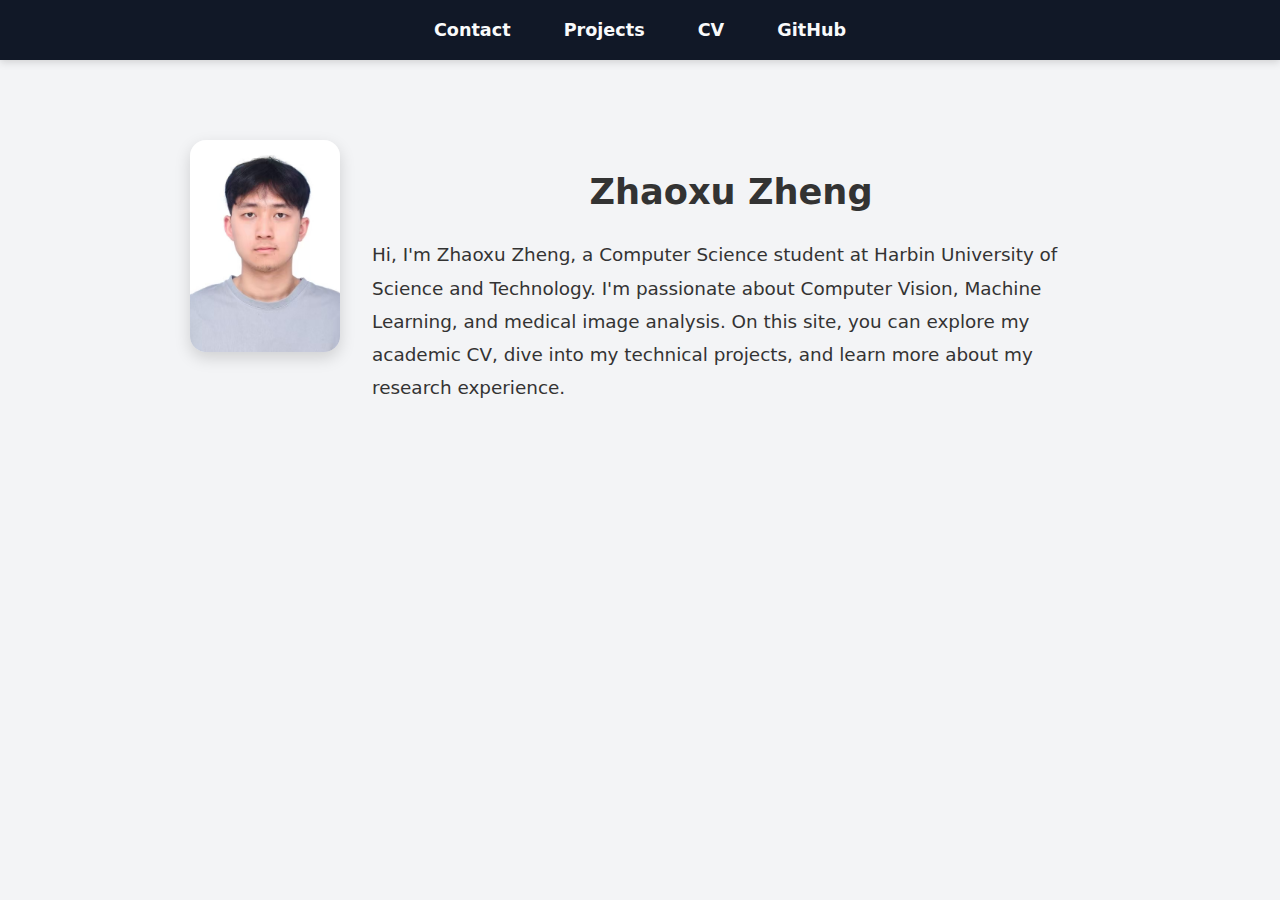
<file: index.html>
<!DOCTYPE html>
<html lang="en">
  <head>
    <meta charset="UTF-8" />
    <meta name="viewport" content="width=device-width, initial-scale=1.0" />
    <title>Zhaoxu Zheng: Personal site and portfolio</title>
    <link rel="stylesheet" href="style.css" />
  </head>
  
  <body>
    <nav>
      <a href="contact/index.html">Contact</a>
      <a href="projects/index.html">Projects</a>
      <a href="cv/index.html">CV</a>
      <a href="https://github.com/0ozcharles" target="_blank">GitHub</a>
    </nav>

    <main class="homepage">
      <!-- 头像 -->
      <img class="personal-picture-fixed" src="image/个人照片.jpg" alt="Zhaoxu Zheng" />

      <!-- 文字内容部分 -->
      <div class="text-section">
        <h1>Zhaoxu Zheng</h1>
        <p>
          Hi, I'm Zhaoxu Zheng, a Computer Science student at Harbin University of Science and Technology. 
          I'm passionate about Computer Vision, Machine Learning, and medical image analysis. 
          On this site, you can explore my academic CV, dive into my technical projects, and learn more about my research experience.
        </p>
      </div>
    </main>
  </body>
</html>
</file>
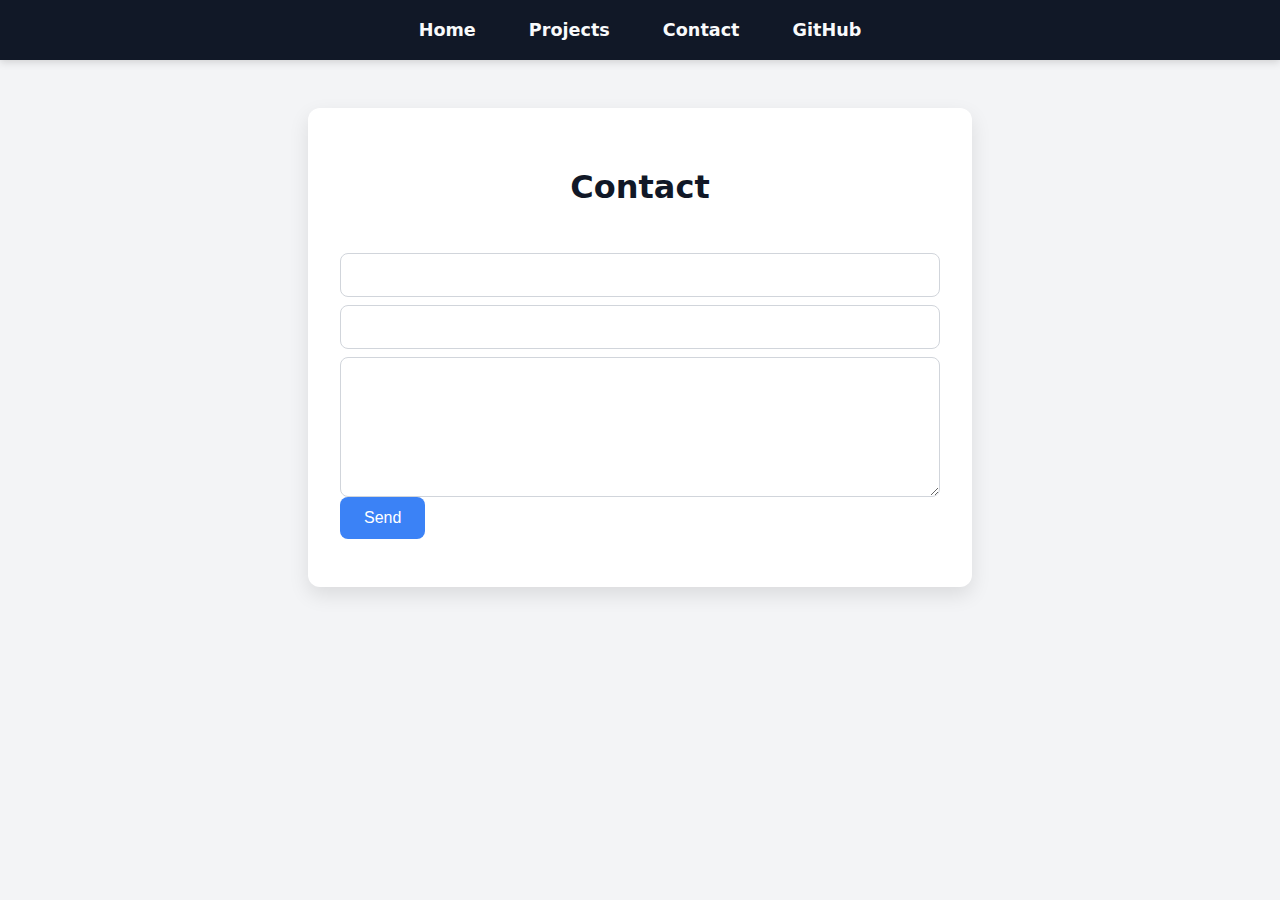
<file: contact/index.html>
<head>
    <link rel="stylesheet" href="../style.css" />
</head>
<body>
    <nav>
      <a href="../index.html">Home</a>
      <a href="../projects/index.html">Projects</a>
      <a href="../contact/index.html">Contact</a>
      <a href="https://github.com/0ozcharles" target="_blank">GitHub</a>
    </nav>
  
    <main class="contact-container">
      <h1>Contact</h1>
  
      <form action="https://formsubmit.co/0zcharles318@gmail.com" method="POST">
        <input type="email" name="email" required>
        <input type="text" name="subject">
        <textarea name="message" rows="6"></textarea>
        <button type="submit">Send</button>
      </form>
      
    </main>
  </body>
</file>
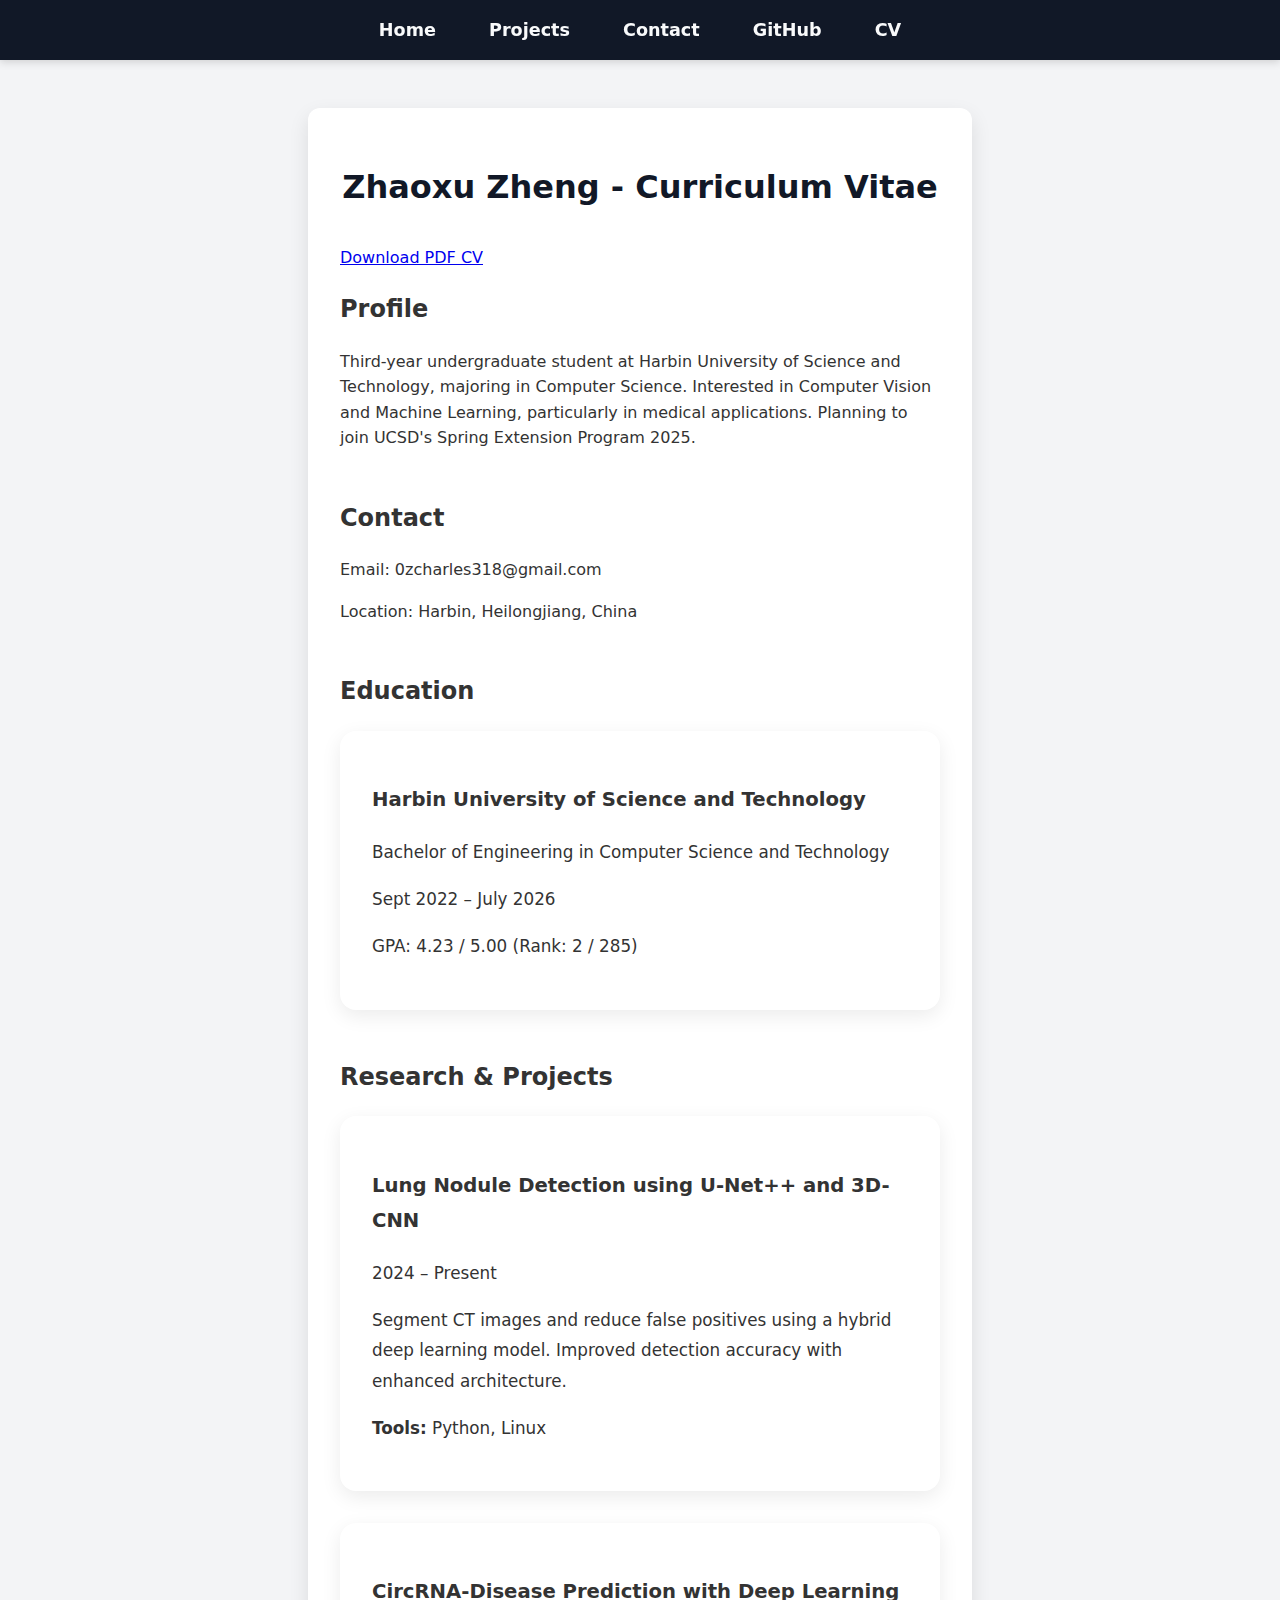
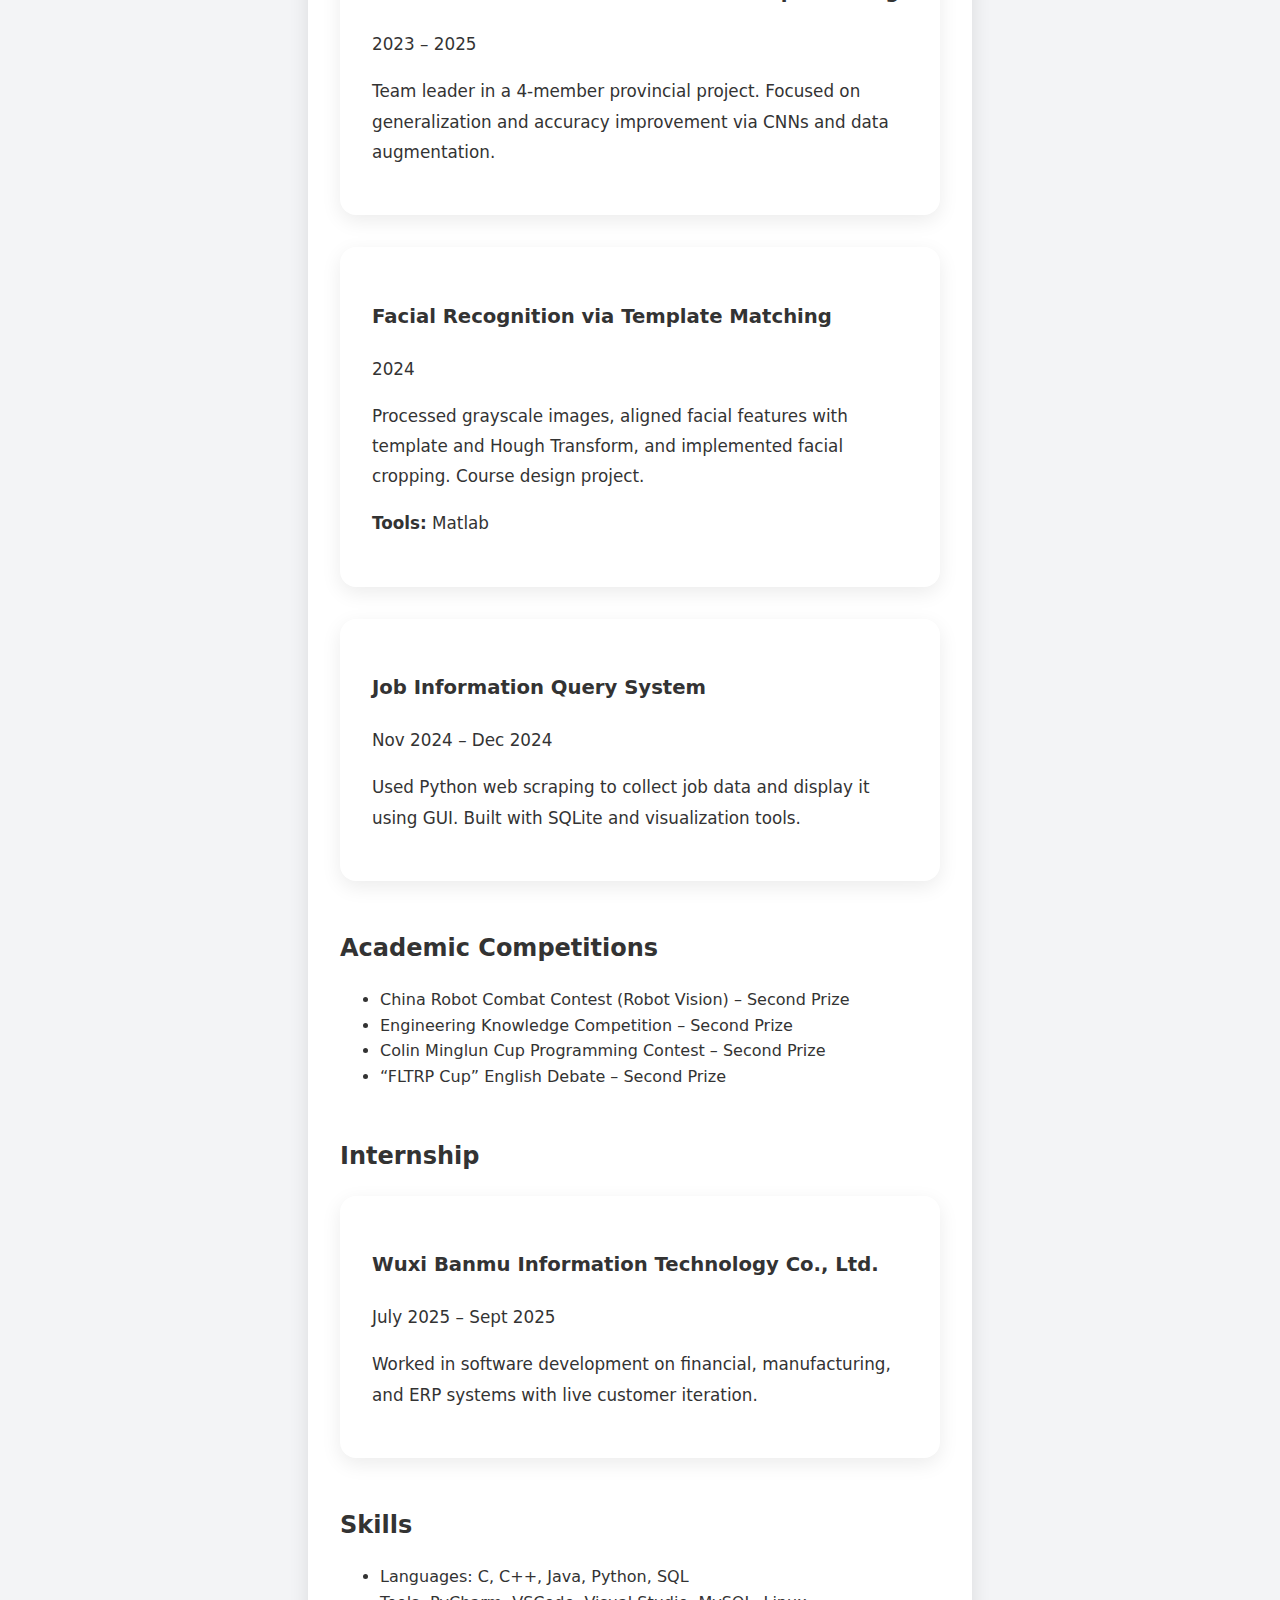
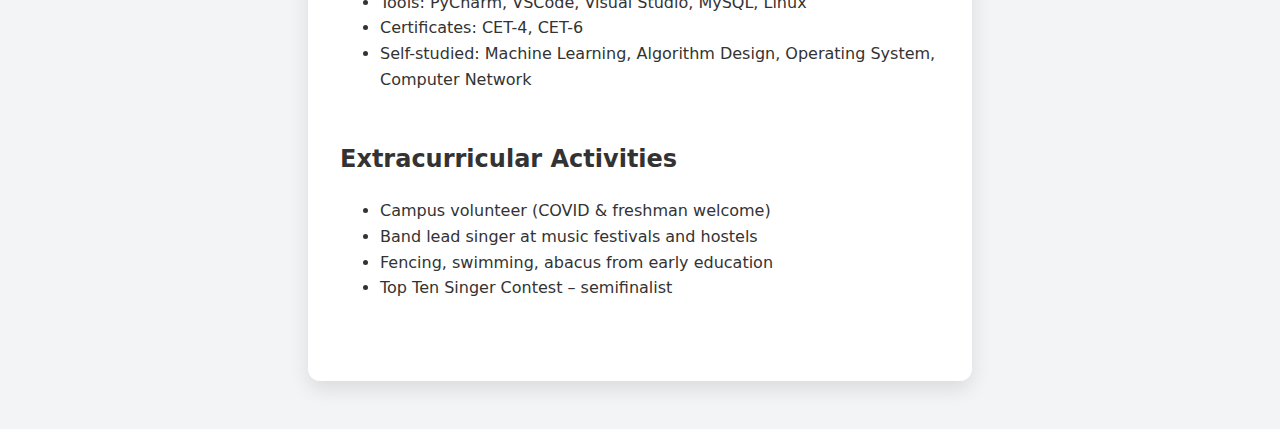
<file: cv/index.html>
<!DOCTYPE html>
<html lang="en">
<head>
  <meta charset="UTF-8" />
  <meta name="viewport" content="width=device-width, initial-scale=1.0" />
  <title>Zhaoxu Zheng | CV</title>
  <link rel="stylesheet" href="../form_style.css" />
</head>
<body>
  <nav>
    <a href="../index.html">Home</a>
    <a href="../projects/index.html">Projects</a>
    <a href="../contact/index.html">Contact</a>
    <a href="https://github.com/0ozcharles" target="_blank">GitHub</a>
    <a href="index.html">CV</a>
  </nav>

  <main class="contact-container">
    <h1>Zhaoxu Zheng - Curriculum Vitae</h1>
    <p><a href="../Zhaoxu Zheng's CV.pdf" download>Download PDF CV</a></p>
    <section>
      <h2>Profile</h2>
      <p>
        Third-year undergraduate student at Harbin University of Science and Technology, majoring in Computer Science. Interested in Computer Vision and Machine Learning, particularly in medical applications. Planning to join UCSD's Spring Extension Program 2025.
      </p>
    </section>

    <section>
      <h2>Contact</h2>
      <p>Email: 0zcharles318@gmail.com</p>
      <p>Location: Harbin, Heilongjiang, China</p>
    </section>

    <section>
      <h2>Education</h2>
      <article>
        <h3>Harbin University of Science and Technology</h3>
        <p>Bachelor of Engineering in Computer Science and Technology</p>
        <p><time>Sept 2022</time> – <time>July 2026</time></p>
        <p>GPA: 4.23 / 5.00 (Rank: 2 / 285)</p>
      </article>
    </section>

    <section>
      <h2>Research & Projects</h2>

      <article>
        <h3>Lung Nodule Detection using U-Net++ and 3D-CNN</h3>
        <p><time>2024</time> – Present</p>
        <p>Segment CT images and reduce false positives using a hybrid deep learning model. Improved detection accuracy with enhanced architecture.</p>
        <p><strong>Tools:</strong> Python, Linux</p>
      </article>

      <article>
        <h3>CircRNA-Disease Prediction with Deep Learning</h3>
        <p><time>2023</time> – <time>2025</time></p>
        <p>Team leader in a 4-member provincial project. Focused on generalization and accuracy improvement via CNNs and data augmentation.</p>
      </article>

      <article>
        <h3>Facial Recognition via Template Matching</h3>
        <p><time>2024</time></p>
        <p>Processed grayscale images, aligned facial features with template and Hough Transform, and implemented facial cropping. Course design project.</p>
        <p><strong>Tools:</strong> Matlab</p>
      </article>

      <article>
        <h3>Job Information Query System</h3>
        <p><time>Nov 2024</time> – <time>Dec 2024</time></p>
        <p>Used Python web scraping to collect job data and display it using GUI. Built with SQLite and visualization tools.</p>
      </article>
    </section>

    <section>
      <h2>Academic Competitions</h2>
      <ul>
        <li>China Robot Combat Contest (Robot Vision) – Second Prize</li>
        <li>Engineering Knowledge Competition – Second Prize</li>
        <li>Colin Minglun Cup Programming Contest – Second Prize</li>
        <li>“FLTRP Cup” English Debate – Second Prize</li>
      </ul>
    </section>

    <section>
      <h2>Internship</h2>
      <article>
        <h3>Wuxi Banmu Information Technology Co., Ltd.</h3>
        <p><time>July 2025</time> – <time>Sept 2025</time></p>
        <p>Worked in software development on financial, manufacturing, and ERP systems with live customer iteration.</p>
      </article>
    </section>

    <section>
      <h2>Skills</h2>
      <ul>
        <li>Languages: C, C++, Java, Python, SQL</li>
        <li>Tools: PyCharm, VSCode, Visual Studio, MySQL, Linux</li>
        <li>Certificates: CET-4, CET-6</li>
        <li>Self-studied: Machine Learning, Algorithm Design, Operating System, Computer Network</li>
      </ul>
    </section>

    <section>
      <h2>Extracurricular Activities</h2>
      <ul>
        <li>Campus volunteer (COVID & freshman welcome)</li>
        <li>Band lead singer at music festivals and hostels</li>
        <li>Fencing, swimming, abacus from early education</li>
        <li>Top Ten Singer Contest – semifinalist</li>
      </ul>
    </section>
  </main>
</body>
</html>
</file>
<file: style.css>
body {
    font: 100%/1.6 system-ui, sans-serif;
    background-color: #f3f4f6;
    margin: 0;
    padding: 0;
    color: #333;
  }  
  
 /* 导航栏 */
nav {
    background-color: #111827; /* 更深一点，接近黑色 */
    padding: 1rem 0;
    text-align: center;
    position: sticky;
    top: 0;
    z-index: 1000;
    box-shadow: 0 2px 8px rgba(0, 0, 0, 0.15);
  }
  
  /* 导航链接样式 */
  nav a {
    color: #f9fafb; /* 更亮的白色 */
    text-decoration: none;
    margin: 0 1.5rem;
    font-weight: bold;
    font-size: 1.1rem;
    position: relative;
    padding-bottom: 4px;
    transition: color 0.3s ease, border-bottom 0.3s ease;
  }
  
  /* hover 效果 */
  nav a:hover {
    color: #60a5fa;
    border-bottom: 2px solid #60a5fa;
  }
  
  
  /* 主体居中和样式 */
  .contact-container {
    max-width: 600px;
    margin: 3rem auto;
    background: white;
    padding: 2rem;
    border-radius: 12px;
    box-shadow: 0 8px 20px rgba(0, 0, 0, 0.1);
  }
  
  .contact-container h1 {
    text-align: center;
    margin-bottom: 2rem;
    color: #111827;
  }
  
  /* 表单字段样式 */
  form label {
    display: block;
    margin-bottom: 1.5rem;
    font-weight: 500;
  }
  
  form input,
  form textarea {
    width: 100%;
    padding: 0.75rem;
    border: 1px solid #d1d5db;
    border-radius: 8px;
    font-size: 1rem;
    margin-top: 0.5rem;
    box-sizing: border-box;
  }
  
  form textarea {
    resize: vertical;
  }
  
  /* 提交按钮样式 */
  form button {
    background-color: #3b82f6;
    color: white;
    padding: 0.75rem 1.5rem;
    font-size: 1rem;
    border: none;
    border-radius: 8px;
    cursor: pointer;
    transition: background-color 0.2s ease;
  }
  
  form button:hover {
    background-color: #2563eb;
  }
.homepage {
  max-width: 900px;
  margin: 3rem auto;
  padding: 2rem;
  display: flex;
  flex-direction: row;
  align-items: flex-start;
  gap: 2rem; /* 控制文字和图片之间的间距 */
  flex-wrap: wrap;
}

.homepage .text-section {
  flex: 1;
  min-width: 300px;
}

.personal-picture-fixed {
  width: 150px;
  height: auto;
  border-radius: 16px;
  object-fit: cover;
  box-shadow: 0 6px 16px rgba(0, 0, 0, 0.15);
  transition: transform 0.3s ease;
  flex-shrink: 0;
}

.personal-picture-fixed:hover {
  transform: scale(1.05);
}
.text-section {
  flex: 1;
  min-width: 300px;
}

.text-section h1 {
  text-align: center;
  font-size: 2.2rem;
  margin-bottom: 1rem;
  font-weight: bold;
}

.text-section p {
  text-align: left;
  font-size: 1.15rem;
  line-height: 1.8;
}
</file>
<file: form_style.css>
body {
    font: 100%/1.6 system-ui, sans-serif;
    background-color: #f3f4f6;
    margin: 0;
    padding: 0;
    color: #333;
  }  
  
 /* 导航栏 */
nav {
    background-color: #111827; /* 更深一点，接近黑色 */
    padding: 1rem 0;
    text-align: center;
    position: sticky;
    top: 0;
    z-index: 1000;
    box-shadow: 0 2px 8px rgba(0, 0, 0, 0.15);
  }
  
  /* 导航链接样式 */
  nav a {
    color: #f9fafb; /* 更亮的白色 */
    text-decoration: none;
    margin: 0 1.5rem;
    font-weight: bold;
    font-size: 1.1rem;
    position: relative;
    padding-bottom: 4px;
    transition: color 0.3s ease, border-bottom 0.3s ease;
  }
  
  /* hover 效果 */
  nav a:hover {
    color: #60a5fa;
    border-bottom: 2px solid #60a5fa;
  }
  
  
  /* 主体居中和样式 */
  .contact-container {
    max-width: 600px;
    margin: 3rem auto;
    background: white;
    padding: 2rem;
    border-radius: 12px;
    box-shadow: 0 8px 20px rgba(0, 0, 0, 0.1);
  }
  
  .contact-container h1 {
    text-align: center;
    margin-bottom: 2rem;
    color: #111827;
  }
  
  /* 表单字段样式 */
  form label {
    display: block;
    margin-bottom: 1.5rem;
    font-weight: 500;
  }
  
  form input,
  form textarea {
    width: 100%;
    padding: 0.75rem;
    border: 1px solid #d1d5db;
    border-radius: 8px;
    font-size: 1rem;
    margin-top: 0.5rem;
    box-sizing: border-box;
  }
  
  form textarea {
    resize: vertical;
  }
  
  /* 提交按钮样式 */
  form button {
    background-color: #3b82f6;
    color: white;
    padding: 0.75rem 1.5rem;
    font-size: 1rem;
    border: none;
    border-radius: 8px;
    cursor: pointer;
    transition: background-color 0.2s ease;
  }
  
  form button:hover {
    background-color: #2563eb;
  }
main h1 {
    text-align: center;
    font-size: 2rem;
    margin-bottom: 2.5rem;
  }
  
  section {
    margin-bottom: 3rem;
  }
  
  article {
    background: white;
    border-radius: 16px;
    padding: 2rem;
    box-shadow: 0 6px 20px rgba(0, 0, 0, 0.08);
    line-height: 1.8;
    font-size: 1.05rem;
    max-width: 800px;
    margin: 0 auto 2rem auto;
  }
  
  article h2 {
    font-size: 1.4rem;
    font-weight: 700;
    margin-bottom: 1rem;
    text-align: center;
  }
  
  article p {
    margin-bottom: 1rem;
  }
  
  article strong {
    font-weight: 600;
  }
  
  article ul {
    padding-left: 1.5rem;
  }
  
  @media screen and (max-width: 768px) {
    article {
      padding: 1.5rem;
    }
  }
</file>
